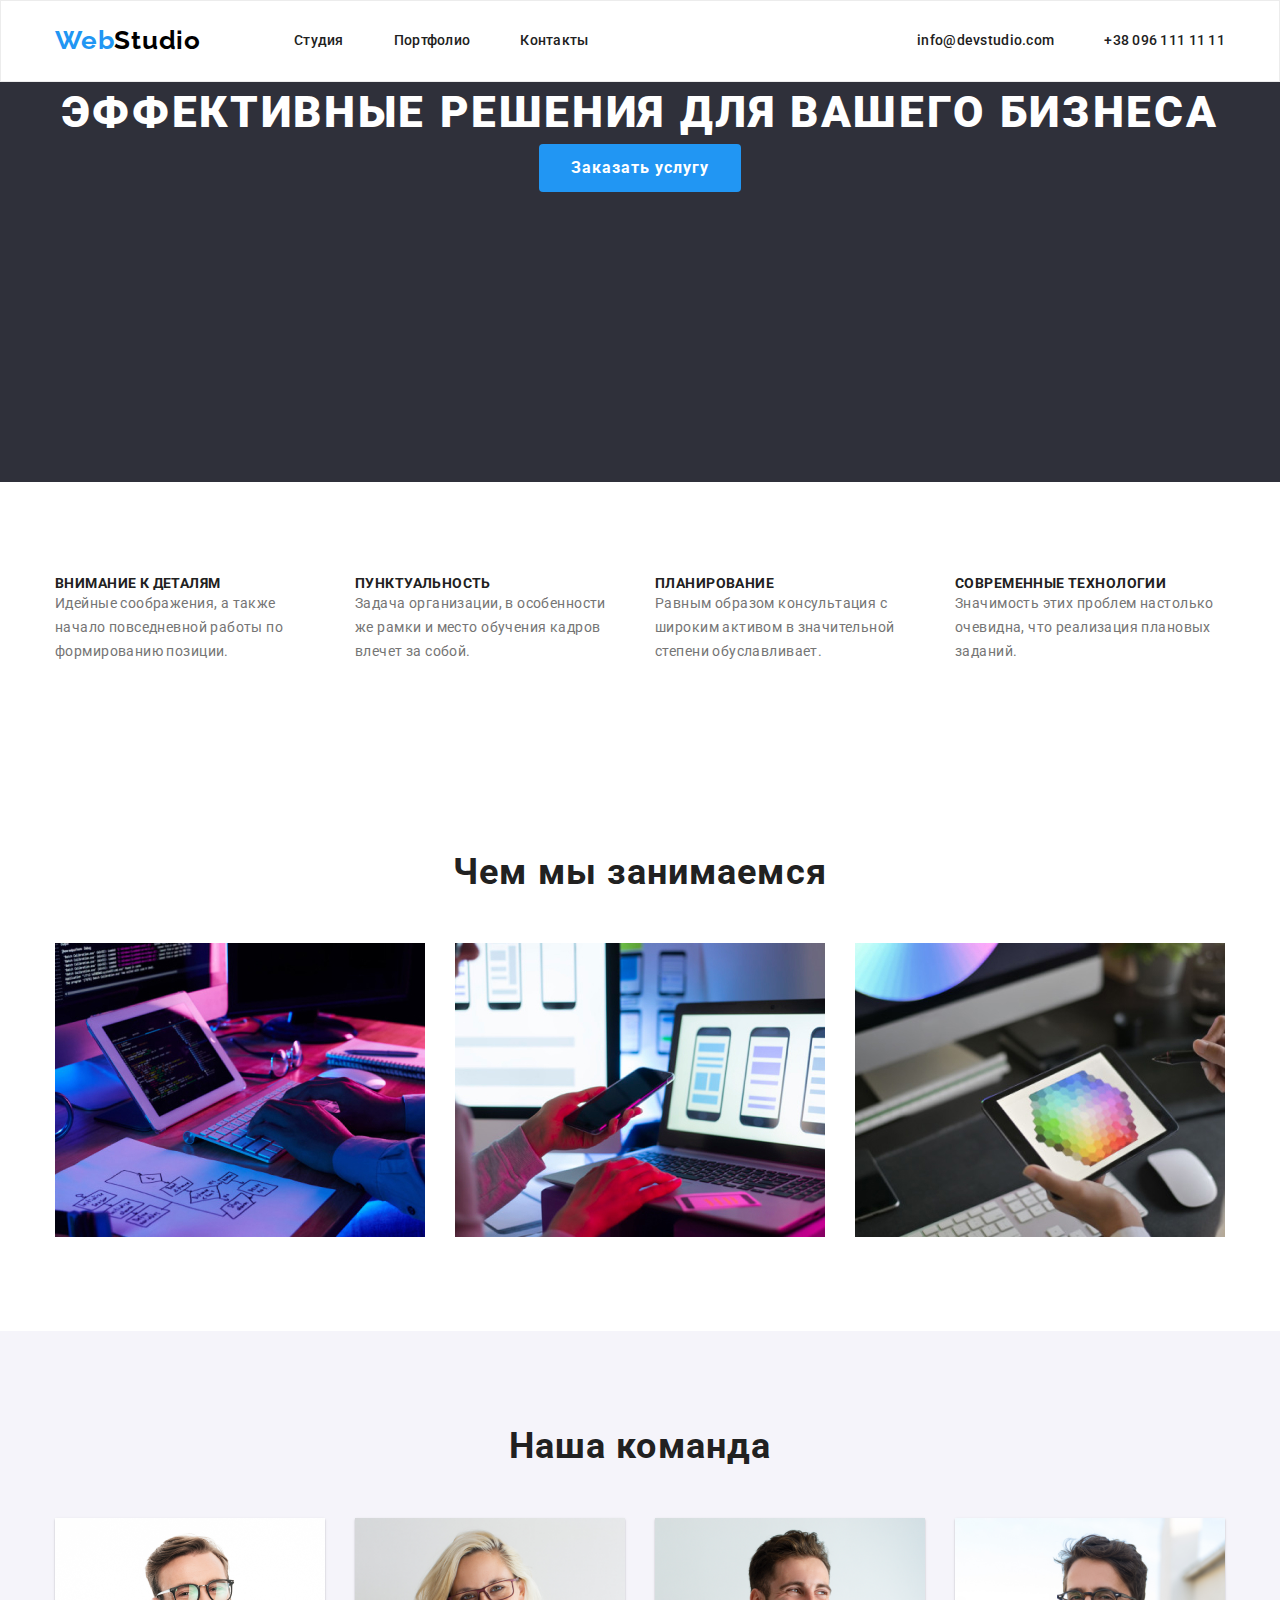
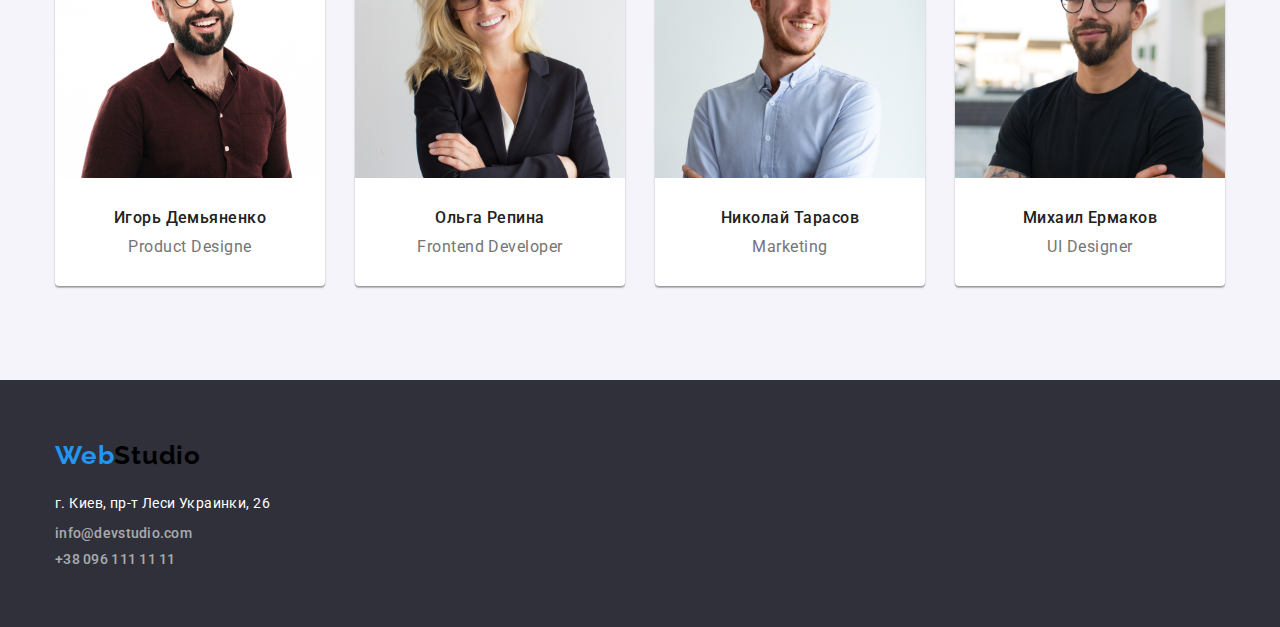
<file: index.html>
<!DOCTYPE html>
<html lang="ru">
  <head>
    <meta charset="UTF-8" />
    <meta name="viewport" content="width=device-width, initial-scale=1.0" />

    <link
      href="https://fonts.googleapis.com/css2?family=Raleway:wght@700&family=Roboto:wght@400;500;700;900&display=swap"
      rel="stylesheet"
    />
    <link
      rel="stylesheet"
      href="https://cdnjs.cloudflare.com/ajax/libs/modern-normalize/1.0.0/modern-normalize.min.css"
    />
    <link rel="stylesheet" href="./css/styles.css" />
    <title>WebStudio</title>
  </head>
  <body>
    <header class="page-header">
      <div class="container">
        <nav class="page-nav">
          <a class="logo" href="/index.html">Web<span>Studio</span></a>
          <ul class="page-nav-list">
            <li class="item"><a class="link" href="/index.html">Студия</a></li>
            <li class="item">
              <a class="link" href="./portfolio.html">Портфолио</a>
            </li>
            <li class="item"><a class="link" href="">Контакты</a></li>
          </ul>
        </nav>
        <ul class="contacts">
          <li class="item">
            <a class="mailto link" href="mailto:info@devstudio.com"
              >info@devstudio.com</a
            >
          </li>
          <li class="item">
            <a class="tel link" href="tel:+380961111111">+38 096 111 11 11</a>
          </li>
        </ul>
      </div>
    </header>
    <main>
      <!-- Hero section -->
      <section class="hero">
        <h1 class="hero-title">Эффективные решения для вашего бизнеса</h1>
        <a class="hero-button" href="">Заказать услугу</a>
      </section>

      <!-- Features -->
      <section class="features section">
        <div class="container">
          <h2 class="hiden">features</h2>
          <!-- TODO НАДО СКРЫТЬ заголовок-->
          <ul class="features-list">
            <li class="features-list-item">
              <h3 class="features-list-title">Внимание к деталям</h3>
              <p class="features-list-text">
                Идейные соображения, а также начало повседневной работы по
                формированию позиции.
              </p>
            </li>
            <li class="features-list-item">
              <h3 class="features-list-title">Пунктуальность</h3>
              <p class="features-list-text">
                Задача организации, в особенности же рамки и место обучения
                кадров влечет за собой.
              </p>
            </li>
            <li class="features-list-item">
              <h3 class="features-list-title">Планирование</h3>
              <p class="features-list-text">
                Равным образом консультация с широким активом в значительной
                степени обуславливает.
              </p>
            </li>
            <li class="features-list-item">
              <h3 class="features-list-title">Современные технологии</h3>
              <p class="features-list-text">
                Значимость этих проблем настолько очевидна, что реализация
                плановых заданий.
              </p>
            </li>
          </ul>
        </div>
      </section>

      <!-- Examples -->
      <section class="works section">
        <div class="container">
          <h2 class="works-title">Чем мы занимаемся</h2>
          <ul class="list">
            <li class="item">
              <a href=""
                ><img
                  src="./images/box-1.jpg"
                  alt="верстка сайтов и приложений"
                  width="370px"
              /></a>
            </li>
            <li class="item">
              <a href=""
                ><img
                  src="./images/box-2.jpg"
                  alt="фронтенд и бекенд"
                  width="370px"
              /></a>
            </li>
            <li class="item">
              <a href=""
                ><img src="./images/box-3.jpg" alt="веб-дизайн" width="370px"
              /></a>
            </li>
          </ul>
        </div>
      </section>
      <section class="taem section">
        <div class="container">
          <h2 class="team-title">Наша команда</h2>
          <ul class="team-list">
            <li class="item">
              <img
                class="team-member-foto"
                src="./images/team-member-4.png"
                alt="team member"
                width="270"
              />
              <h3 class="team-member-name">Игорь Демьяненко</h3>
              <p class="team-member-position">Product Designe</p>
            </li>
            <li class="item">
              <img
                class="team-member-foto"
                src="./images/team-member-3.png"
                alt="team member"
                width="270"
              />
              <h3 class="team-member-name">Ольга Репина</h3>
              <p class="team-member-position">Frontend Developer</p>
            </li>
            <li class="item">
              <img
                class="team-member-foto"
                src="./images/team-member-2.png"
                alt="team member"
                width="270"
              />
              <h3 class="team-member-name">Николай Тарасов</h3>
              <p class="team-member-position">Marketing</p>
            </li>
            <li class="item">
              <img
                class="team-member-foto"
                src="./images/team-member-1.png"
                alt="team member"
                width="270"
              />
              <h3 class="team-member-name">Михаил Ермаков</h3>
              <p class="team-member-position">UI Designer</p>
            </li>
          </ul>
        </div>
      </section>
    </main>
    <footer class="page-footer">
      <div class="container">
        <a class="logo" href="./index.html">Web<span>Studio</span></a>
        <address class="adress">
          <p>г. Киев, пр-т Леси Украинки, 26</p>
          <ul>
            <li>
              <a class="link mail" href="mailto:info@devstudio.com"
                >info@devstudio.com</a
              >
            </li>
            <li>
              <a class="link tel" href="tel:+380961111111">+38 096 111 11 11</a>
            </li>
          </ul>
        </address>
      </div>
    </footer>
  </body>
</html>
</file>
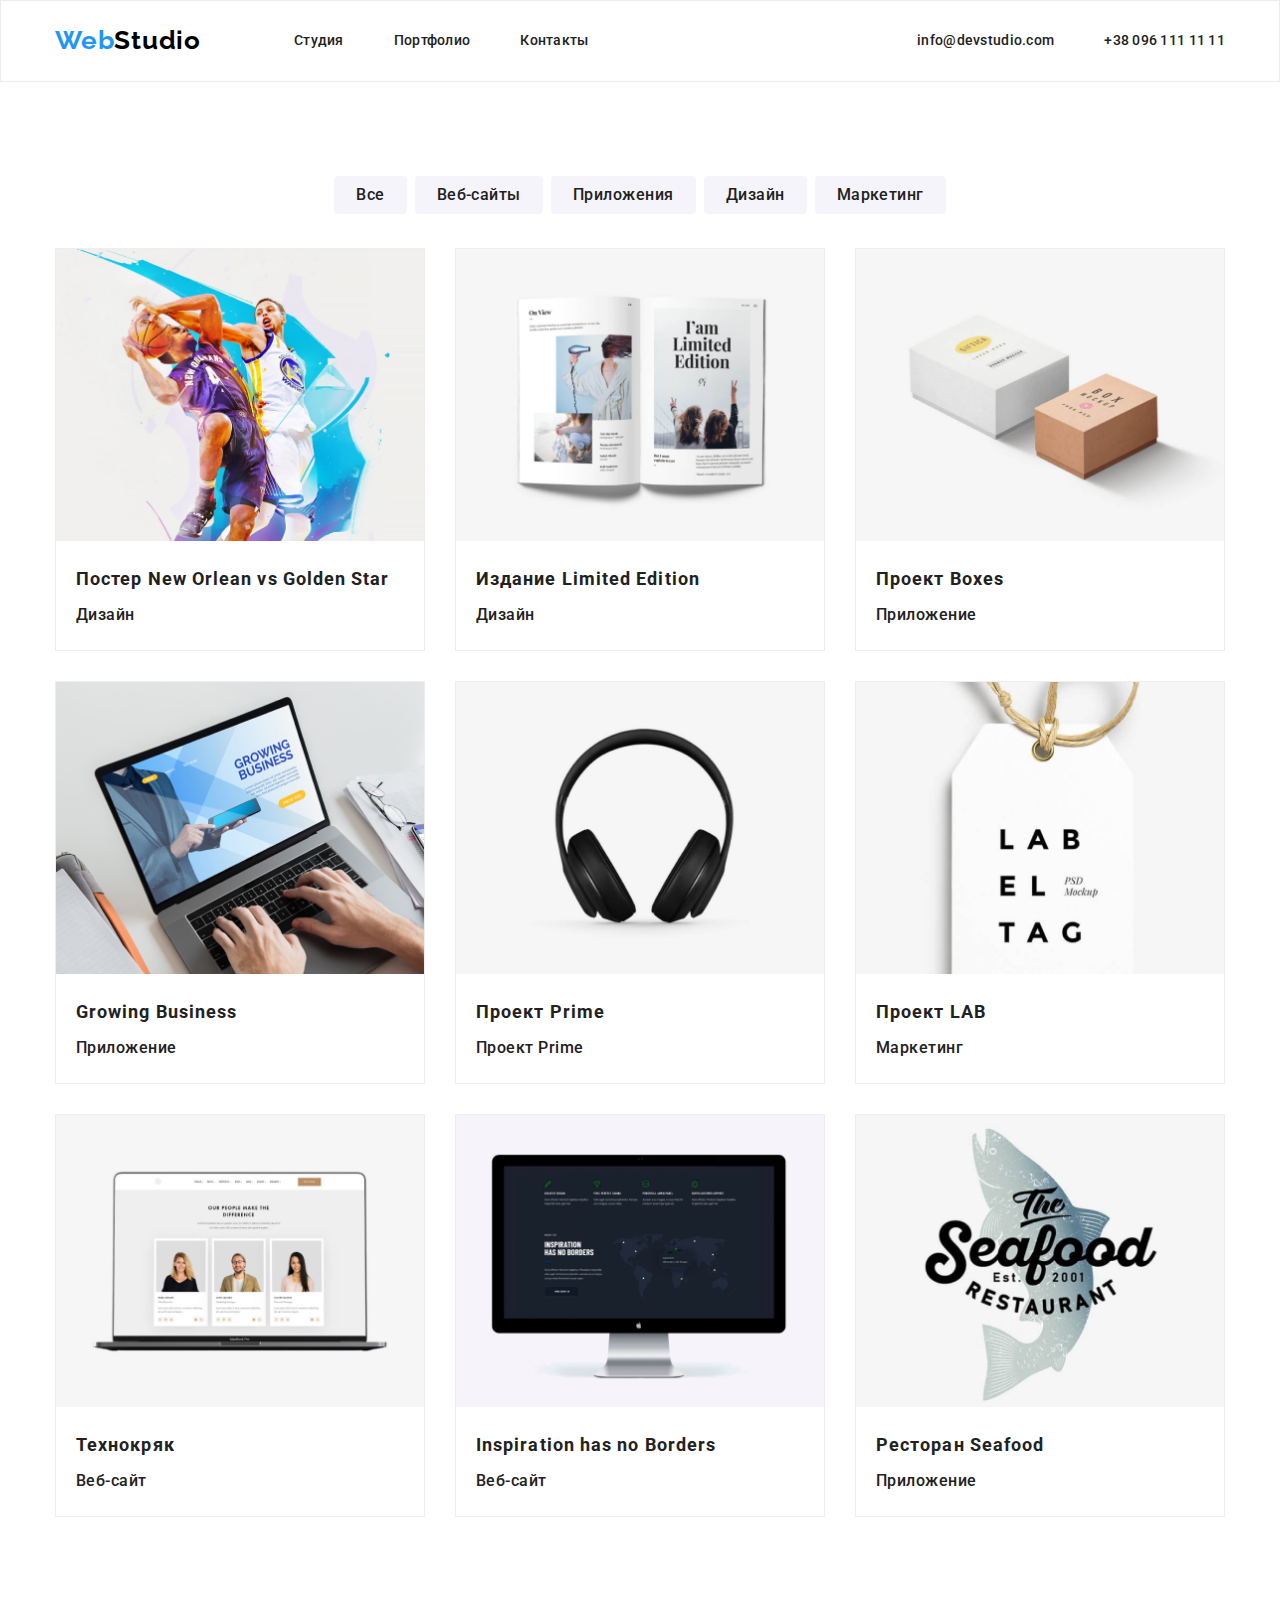
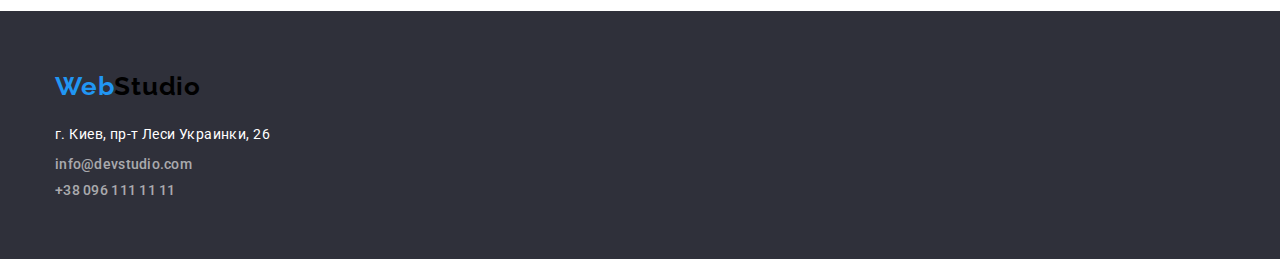
<file: portfolio.html>
<!DOCTYPE html>
<html lang="ru">
  <head>
    <meta charset="UTF-8" />
    <meta name="viewport" content="width=device-width, initial-scale=1.0" />

    <link
      href="https://fonts.googleapis.com/css2?family=Raleway:wght@700&family=Roboto:wght@400;500;700;900&display=swap"
      rel="stylesheet"
    />
    <link
      rel="stylesheet"
      href="https://cdnjs.cloudflare.com/ajax/libs/modern-normalize/1.0.0/modern-normalize.min.css"
    />
    <link rel="stylesheet" href="./css/styles.css" />
    <title>WebStudio</title>
  </head>
  <body>
    <header class="page-header">
      <div class="container">
        <nav class="page-nav">
          <a class="logo" href="/index.html">Web<span>Studio</span></a>
          <ul class="page-nav-list">
            <li class="item"><a class="link" href="/index.html">Студия</a></li>
            <li class="item">
              <a class="link" href="./portfolio.html">Портфолио</a>
            </li>
            <li class="item"><a class="link" href="">Контакты</a></li>
          </ul>
        </nav>
        <ul class="contacts">
          <li class="item">
            <a class="mailto link" href="mailto:info@devstudio.com"
              >info@devstudio.com</a
            >
          </li>
          <li class="item">
            <a class="tel link" href="tel:+380961111111">+38 096 111 11 11</a>
          </li>
        </ul>
      </div>
    </header>
    <main>
      <div class="container">
        <section class="portfolio section">
          <ul class="buttons-list">
            <li class="item"><a class="link" href="">Все</a></li>
            <li class="item"><a class="link" href="">Веб-сайты</a></li>
            <li class="item"><a class="link" href="">Приложения</a></li>
            <li class="item"><a class="link" href="">Дизайн</a></li>
            <li class="item"><a class="link" href="">Маркетинг</a></li>
          </ul>

          <ul class="card-set">
            <li class="item">
              <a href="" class="link"
                ><div class="card-thumb">
                  <img src="./images/bascet.png" alt="технокряк" />
                </div>
                <div class="card-content">
                  <h3 class="card-title">Постер New Orlean vs Golden Star</h3>
                  <p class="card-text">Дизайн</p>
                </div>
              </a>
            </li>

            <li class="item">
              <a href="" class="link"
                ><div class="card-thumb">
                  <img src="./images/book.png" alt="технокряк" />
                </div>
                <div class="card-content">
                  <h3 class="card-title">Издание Limited Edition</h3>
                  <p class="card-text">Дизайн</p>
                </div>
              </a>
            </li>

            <li class="item">
              <a href="" class="link"
                ><div class="card-thumb">
                  <img src="./images/boxes.png" alt="технокряк" />
                </div>
                <div class="card-content">
                  <h3 class="card-title">Проект Boxes</h3>
                  <p class="card-text">Приложение</p>
                </div>
              </a>
            </li>

            <li class="item">
              <a href="" class="link"
                ><div class="card-thumb">
                  <img src="./images/hands.png" alt="технокряк" />
                </div>
                <div class="card-content">
                  <h3 class="card-title">Growing Business</h3>
                  <p class="card-text">Приложение</p>
                </div>
              </a>
            </li>

            <li class="item">
              <a href="" class="link"
                ><div class="card-thumb">
                  <img src="./images/headphone.png" alt="технокряк" />
                </div>
                <div class="card-content">
                  <h3 class="card-title">Проект Prime</h3>
                  <p class="card-text">Проект Prime</p>
                </div>
              </a>
            </li>

            <li class="item">
              <a href="" class="link"
                ><div class="card-thumb">
                  <img src="./images/lab.png" alt="технокряк" />
                </div>
                <div class="card-content">
                  <h3 class="card-title">Проект LAB</h3>
                  <p class="card-text">Маркетинг</p>
                </div>
              </a>
            </li>

            <li class="item">
              <a href="" class="link">
                <div class="card-thumb">
                  <img src="./images/lap.png" alt="технокряк" />
                </div>
                <div class="card-content">
                  <h3 class="card-title">Технокряк</h3>
                  <p class="card-text">Веб-сайт</p>
                </div>
              </a>
            </li>

            <li class="item">
              <a href="" class="link"
                ><div class="card-thumb">
                  <img src="./images/pc.png" alt="технокряк" />
                </div>
                <div class="card-content">
                  <h3 class="card-title">Inspiration has no Borders</h3>
                  <p class="card-text">Веб-сайт</p>
                </div>
              </a>
            </li>

            <li class="item">
              <a href="" class="link"
                ><div class="card-thumb">
                  <img src="./images/shark.png" alt="технокряк" />
                </div>
                <div class="card-content">
                  <h3 class="card-title">Ресторан Seafood</h3>
                  <p class="card-text">Приложение</p>
                </div></a
              >
            </li>
          </ul>
        </section>
      </div>
    </main>
    <footer class="page-footer">
      <div class="container">
        <a class="logo" href="./index.html">Web<span>Studio</span></a>
        <address class="adress">
          <p>г. Киев, пр-т Леси Украинки, 26</p>
          <ul>
            <li>
              <a class="link mail" href="mailto:info@devstudio.com"
                >info@devstudio.com</a
              >
            </li>
            <li>
              <a class="link tel" href="tel:+380961111111">+38 096 111 11 11</a>
            </li>
          </ul>
        </address>
      </div>
    </footer>
  </body>
</html>
</file>
<file: css/styles.css>
/* Позиционирование */

/* Блочная модель */

/* Типографика */

/* Отображение */

/* Прочее */

:root {
  --primary-text-color: #757575;
  --secondary-text-color: #212121;
  --accent-color: #2196f3;
  --background-color: #ffffff;
  --primary-white-color: #ffffff;
  --secondary-background-color: #2f303a;
  --team-background-color: #f5f4fa;
  --card-set-gap: 30px;
}

/* utility*/

body {
  background-color: var(--background-color);
  font-family: 'Roboto', 'Open Sans', 'sans-serif';
  color: var(--primary-text-color);
}

ul {
  list-style: none;
  padding: 0;
  margin: 0;
}

a {
  text-decoration: none;
  display: block;
}

h1,
h2,
h3,
h4 {
  margin: 0;
}

p {
  margin: 0;
}

img {
  display: block;
  max-width: 100%;
  height: auto;
}
*,
::after,
::before {
  box-sizing: border-box;
}
/* hide the item */
.hiden {
  position: absolute;
  width: 1px;
  height: 1px;
  margin: -1px;
  padding: 0;
  overflow: hidden;
  border: 0;
  clip: rect(0 0 0 0);
}
.container {
  width: 1200px;
  padding-left: 15px;
  padding-right: 15px;
  margin-left: auto;
  margin-right: auto;
  /* outline: 1px solid rgb(214, 113, 55); */
}

.section {
  padding-top: 94px;
  padding-bottom: 94px;
}

.page-header .container,
.page-nav,
.page-nav-list {
  display: flex;
  align-items: center;
}

.page-header {
  border: 1px solid #ececec;
}

.logo {
  font-family: 'Raleway', 'sans-serif';
  font-weight: 700;
  font-size: 26px;
  line-height: 1.2;
  letter-spacing: 0.03em;
  color: var(--accent-color);
}

.logo span {
  color: #000000;
}

.page-nav .logo {
  margin-right: 93px;
}

.page-nav .item:not(:last-child) {
  margin-right: 50px;
}

.page-nav,
.link,
.contacts {
  font-weight: 500;
  font-size: 14px;
  line-height: 1.14;
  letter-spacing: 0.02em;
  color: var(--secondary-text-color);
}

.page-header .link {
  display: block;
  padding-top: 32px;
  padding-bottom: 32px;
}

.page-header .link:hover,
.page-header .link:focus {
  color: var(--accent-color);
}

.contacts {
  display: flex;
  margin-left: auto;
}

.contacts .item:not(:last-child) {
  margin-right: 50px;
}

/* HERO */

.hero {
  background-color: var(--secondary-background-color);
  text-align: center;
  height: 400px;
}
.hero-title {
  font-weight: 900;
  font-size: 44px;
  line-height: 1.4;

  letter-spacing: 0.06em;
  text-transform: uppercase;
  margin-top: 0;
  margin-bottom: 0;
  color: var(--primary-white-color);
}

.hero-button {
  display: inline-block;
  min-width: 200px;
  padding: 10px 32px;

  font-weight: 700;
  font-size: 16px;
  line-height: 1.8;
  letter-spacing: 0.06em;
  color: var(--primary-white-color);
  background-color: var(--accent-color);
  border-radius: 4px;
}

/* FEATURES */

.features-list {
  display: flex;
}

.features-list-item:not(:last-child) {
  margin-right: var(--card-set-gap);
}

.features-list-item {
  width: calc((100% - 90px) / 4);
}

.features-list-title {
  font-weight: 700;
  font-size: 14px;
  line-height: 1.14;
  letter-spacing: 0.03em;
  text-transform: uppercase;
  color: var(--secondary-text-color);
}

.features-list-text {
  font-size: 14px;
  line-height: 1.7;
  letter-spacing: 0.03em;
}

/* WORKS */

.works .list {
  display: flex;
}

.works .list .item:not(:last-child) {
  margin-right: var(--card-set-gap);
}
.works-title,
.team-title {
  margin-bottom: 50px;
  font-weight: 700;
  font-size: 36px;
  line-height: 1.17;
  text-align: center;
  letter-spacing: 0.03em;
  color: var(--secondary-text-color);
}

/* TEAM */

.taem {
  background-color: var(--team-background-color);
}

.team-list {
  display: flex;
}

.team-list .item:not(:last-child) {
  margin-right: var(--card-set-gap);
}

.team-list .item {
  padding-bottom: 30px;
  background-color: var(--background-color);
  box-shadow: 0px 1px 3px rgba(0, 0, 0, 0.12), 0px 1px 1px rgba(0, 0, 0, 0.14),
    0px 2px 1px rgba(0, 0, 0, 0.2);
  border-radius: 0px 0px 4px 4px;
}

.team-member-foto {
  margin-bottom: var(--card-set-gap);
}

.team-member-name {
  margin-bottom: 10px;
  font-weight: 500;
  font-size: 16px;
  line-height: 1.19;
  text-align: center;
  letter-spacing: 0.03em;
  color: var(--secondary-text-color);
}

.team-member-position {
  font-size: 16px;
  line-height: 1.19;
  text-align: center;
  letter-spacing: 0.03em;
}

/* FOOTER */
.page-footer {
  padding-top: 60px;
  padding-bottom: 60px;
  color: rgba(255, 255, 255, 0.6);
  background-color: var(--secondary-background-color);
}

.page-footer .logo {
  display: block;
  margin-bottom: 21px;
}

.page-footer .adress {
  font-size: 14px;
  line-height: 1.7;
  letter-spacing: 0.03em;
  color: #ffffff;
  font-style: normal;
}

.page-footer .link {
  display: block;
  margin-top: 10px;
  color: rgba(255, 255, 255, 0.6);
}

/* PORTFOLIO */

.section {
  padding-top: 94px;
  padding-bottom: 94px;
}

.buttons-list {
  display: flex;
  justify-content: center;
  margin-bottom: 34px;
}

.buttons-list .item:not(:last-child) {
  margin-right: 8px;
}

.buttons-list .link {
  padding: 6px 22px;
  font-weight: 500;
  font-size: 16px;
  line-height: 1.6;
  text-align: center;
  letter-spacing: 0.03em;
  color: var(--secondary-text-color);
  background-color: var(--team-background-color);
  border-radius: 4px;
}

.buttons-list .link:hover,
.buttons-list .link:focus {
  color: var(--primary-white-color);
  background-color: var(--accent-color);
}

.card-set {
  display: flex;
  flex-wrap: wrap;
}

.card-set .item {
  flex-basis: calc((100% - 60px) / 3);

  margin-right: var(--card-set-gap);
  margin-bottom: var(--card-set-gap);

  border: 1px solid #eeeeee;
}

.card-set .item:nth-child(3n) {
  margin-right: 0;
}
.card-set .item:nth-last-child(-n + 3) {
  margin-bottom: 0;
}

.card-content {
  padding: 20px;
}

.card-title {
  margin-bottom: 4px;
  font-family: Roboto;

  font-weight: 700;
  font-size: 18px;
  line-height: 2;
  letter-spacing: 0.06em;
  color: var(--secondary-text-color);
}

.card-text {
  font-size: 16px;
  line-height: 1.8;
  letter-spacing: 0.03em;
}

/* .declaration-order {
  /* Позиционирование */

/* Блочная модель */

/* Типографика */

/* Отображение */

/* Прочее */

/* :root {
  --primary-text-color: #757575;
  --secondary-text-color: #212121;
  --accent-color: #2196f3;
  --background-color: #ffffff;

  --secondary-background-color: #2f303a;
  --card-set-gap: 30px;
} */
</file>
